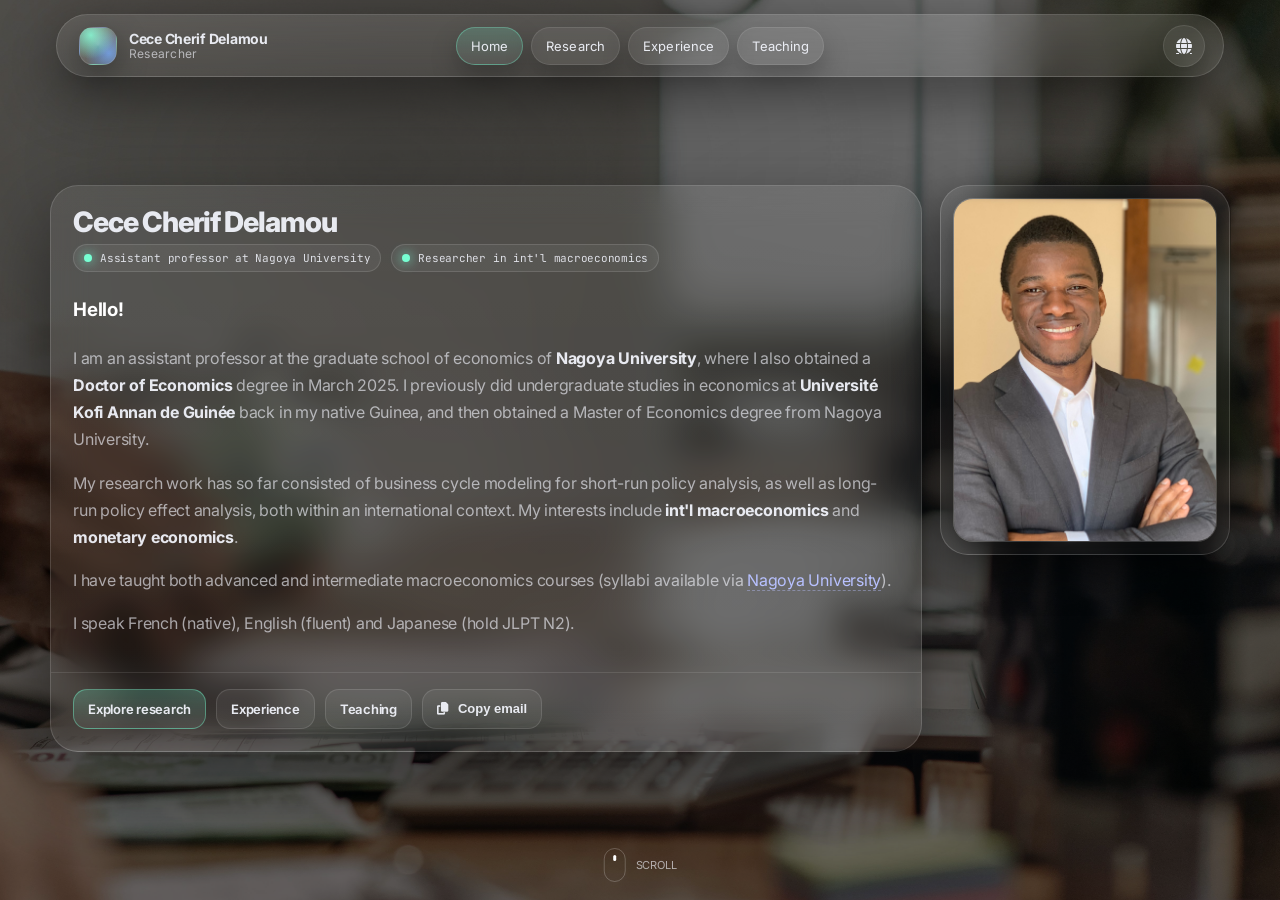
<file: index.html>
<!DOCTYPE html>
<html lang="en">
<head>
  <meta charset="utf-8" />
  <meta name="viewport" content="width=device-width,initial-scale=1,viewport-fit=cover" />
  <meta name="color-scheme" content="dark" />
  <title>Cece Cherif Delamou</title>

  <link rel="preconnect" href="https://fonts.googleapis.com" />
  <link rel="preconnect" href="https://fonts.gstatic.com" crossorigin />
  <link href="https://fonts.googleapis.com/css2?family=Inter:wght@300..900&family=JetBrains+Mono:wght@300..800&display=swap" rel="stylesheet">
  <link rel="stylesheet" href="https://cdnjs.cloudflare.com/ajax/libs/font-awesome/6.5.0/css/all.min.css" referrerpolicy="no-referrer" />

  <link rel="stylesheet" href="styles.css">
</head>

<body>
  <div class="vignette" aria-hidden="true"></div>

  <div id="toast" class="toast">
    <i class="fa-solid fa-circle-check"></i>
    <span id="toastMsg">Email copied to clipboard!</span>
  </div>

  <div class="chrome" role="navigation">
    <div class="bar" id="topBar">
      <div class="brand">
        <div class="monogram"></div>
        <div class="who">
          <b>Cece Cherif Delamou</b>
          <span>Researcher</span>
        </div>
      </div>
      <div class="nav">
        <a class="pill active" href="#home" data-goto="home">Home</a>
        <a class="pill" href="#research" data-goto="research">Research</a>
        <a class="pill" href="#experience" data-goto="experience">Experience</a>
        <a class="pill" href="#teaching" data-goto="teaching">Teaching</a>
      </div>
      <div class="actions">
        <a class="iconBtn" href="https://cecedelamou.github.io" target="_blank"><i class="fa-solid fa-globe"></i></a>
      </div>
    </div>
  </div>

  <div class="hint">
    <div class="mouse"></div>
    <div>Scroll</div>
  </div>

  <main class="shell" id="shell">
    <section id="home" data-section="home">
      <div class="wrap">
        <article class="heroCard">
          <div class="heroTop">
            <div class="heroMeta">
              <h1 class="name">Cece Cherif Delamou</h1>
              <div class="titleLine">
                <span class="tag"><span class="dot"></span>Assistant professor at Nagoya University</span>
                <span class="tag"><span class="dot"></span>Researcher in int'l macroeconomics</span>
              </div>
            </div>
          </div>
          <div class="heroBody">
            <h3 style="margin-top: 0; color: white;">Hello!</h3>
            <p>
              I am an assistant professor at the graduate school of economics of <b>Nagoya University</b>, where I also obtained a <b>Doctor of Economics</b> degree in March 2025. 
              I previously did undergraduate studies in economics at <b>Université Kofi Annan de Guinée</b> back in my native Guinea, 
              and then obtained a Master of Economics degree from Nagoya University.
            </p>
            <p>
              My research work has so far consisted of business cycle modeling for short-run policy analysis, as well as long-run policy effect analysis, 
              both within an international context. My interests include <b>int'l macroeconomics</b> and <b>monetary economics</b>.
            </p>
            <p>
              I have taught both advanced and intermediate macroeconomics courses 
              (syllabi available via <a href="https://syllabus.adm.nagoya-u.ac.jp" target="_blank">Nagoya University</a>).
            </p>
            <p>
              I speak French (native), English (fluent) and Japanese (hold JLPT N2).
            </p>
          </div>
          <div class="heroFooter">
            <a class="cta primary" href="#research" data-jump="research">Explore research</a>
            <a class="cta" href="#experience" data-jump="experience">Experience</a>
            <a class="cta" href="#teaching" data-jump="teaching">Teaching</a>
            <button class="cta" id="copyEmail"><i class="fa-solid fa-copy"></i> Copy email</button>
          </div>
        </article>

        <aside class="side">
          <div class="panel" style="padding: 12px; overflow: hidden;">
            <div style="width: 100%; border-radius: 20px; overflow: hidden; border: 1px solid rgba(255,255,255,.15); box-shadow: var(--shadow2);">
              <img src="cecc.jpg" alt="Portrait" style="width: 100%; display: block; object-fit: cover; ">
            </div>
          </div>
        </aside>
      </div>
    </section>

    <section id="research" data-section="research">
      <div class="wrap">
        <article class="sectionCard">
          <div class="sectionHead"><h2>Peer-Reviewed Publications</h2><span class="chip">Research</span></div>
          <div class="sectionBody">
            <div class="grid2">
              <div class="pub">
                <div class="t">Fiscal stabilization in resource-rich developing economies amid a resource revenues downturn: A New-Keynesian analysis</div>
                <div class="m">Resources Policy, 111, 105795, 2025</div>
                <a href="https://doi.org/10.1016/j.resourpol.2025.105795" target="_blank">doi.org/10.1016/j.resourpol.2025.105795</a>
              </div>
              <div class="pub">
                <div class="t">Curing the Dutch disease: The role of tariffs</div>
                <div class="m">Journal of Government and Economics, 18, 100147, 2025</div>
                <a href="https://doi.org/10.1016/j.jge.2025.100147" target="_blank">doi.org/10.1016/j.jge.2025.100147</a>
              </div>
              <div class="pub">
                <div class="t">Fiscal shocks in a two-asset RBC model: A simulation of the Guinean economy</div>
                <div class="m">Studies in Applied Economics, 16-17, 15-36, 2023</div>
              </div>
            </div>
          </div>
        </article>
      </div>
    </section>

    <section id="experience" data-section="experience">
      <div class="wrap">
        <article class="sectionCard">
          <div class="sectionHead"><h2>Professional Timeline</h2><span class="chip">Experience</span></div>
          <div class="sectionBody">
            <div class="timeline">
              <div class="event">
                <div class="when">Apr 2026 - Present</div>
                <div class="what"><b>Assistant Professor</b>, Nagoya University<p>Research and teaching.</p></div>
              </div>
              <div class="event">
                <div class="when">Apr 2025 – Mar 2026</div>
                <div class="what"><b>Postdoctoral Researcher</b>, Nagoya University<p>Research and teaching.</p></div>
              </div>
              <div class="event">
                <div class="when">Aug – Sep 2023</div>
                <div class="what"><b>Internship</b>, MTEC (MUFG Financial Group), Tokyo<p>Worked on a forex probability model and analyzed the USD/JPY exchange rate using a multimillion-row dataset.</p></div>
              </div>
            </div>
          </div>
        </article>
      </div>
    </section>

    <section id="teaching" data-section="teaching">
      <div class="wrap">
        <article class="sectionCard">
          <div class="sectionHead"><h2>Teaching</h2><span class="chip">Academic Courses</span></div>
          <div class="sectionBody">
            <div class="timeline">
              <div class="event teaching">
                <div class="when">AY 2026 · Spring</div>
                <div class="what">
                  <b>Advanced Macroeconomics I</b>
                  <p>Graduate-level course for developing fundamental research skills in macroeconomics.</p>
                  <a href="https://syllabus.adm.nagoya-u.ac.jp/affiliation_selection_2026.html" target="_blank" class="cta" style="margin-top:12px; padding: 6px 12px; font-size: 11px;">View Syllabus</a>
                </div>
              </div>
              <div class="event teaching">
                <div class="when">AY 2026 · Spring</div>
                <div class="what">
                  <b>Macroeconomics II</b>
                  <p>Intermediate course in macroeconomics.</p>
                  <a href="https://syllabus.adm.nagoya-u.ac.jp/affiliation_selection_2026.html" target="_blank" class="cta" style="margin-top:12px; padding: 6px 12px; font-size: 11px;">View Syllabus</a>
                </div>
              </div>
              <div class="event teaching">
                <div class="when">AY 2025 · Spring</div>
                <div class="what">
                  <b>Advanced Macroeconomics I</b>
                  <p>Graduate-level course for developing fundamental research skills in macroeconomics.</p>
                  <a href="https://syllabus.adm.nagoya-u.ac.jp/affiliation_selection_2025.html" target="_blank" class="cta" style="margin-top:12px; padding: 6px 12px; font-size: 11px;">View Syllabus</a>
                </div>
              </div>
            </div>
          </div>
        </article>
      </div>
    </section>
  </main>

  <div class="modal" id="modal">
    <div class="cmd">
      <div class="cmdTop"><input id="cmdInput" placeholder="Type a command..." /></div>
      <div class="cmdList" id="cmdList"></div>
    </div>
  </div>

  <script src="script.js"></script>
</body>
</html>
</file>
<file: styles.css>
:root{
      --bg: #070811;
      --ink: rgba(245,247,255,.92);
      --muted: rgba(245,247,255,.62);
      --faint: rgba(245,247,255,.42);
      --glass: rgba(255,255,255,.06);
      --glass2: rgba(255,255,255,.10);
      --stroke: rgba(255,255,255,.12);
      --a1: #77ffd3;
      --a2: #6ea8ff;
      --a3: #c07bff;
      --a4: #ffd479;
      --shadow: 0 30px 80px rgba(0,0,0,.45);
      --shadow2: 0 12px 40px rgba(0,0,0,.55);
      --r: 20px;
      --r2: 28px;
      --ease: cubic-bezier(.16,1,.3,1);
      --ease2: cubic-bezier(.2,.9,.2,1);
      --dur: 800ms;
      --max: 1180px;
      --pad: clamp(18px, 2.2vw, 28px);
      --h: clamp(52px, 7vh, 76px);
    }

    *{ box-sizing:border-box; }
    html,body{ height:100%; }
    html{ background: var(--bg); scroll-behavior:smooth; }
    body{
      margin:0;
      font-family: Inter, system-ui, -apple-system, Segoe UI, Roboto, Arial;
      color: var(--ink);
      overflow:hidden;
      -webkit-font-smoothing: antialiased;
      -moz-osx-font-smoothing: grayscale;
      letter-spacing: -0.015em;
    }

    body::before{
      content:"";
      position: fixed;
      inset: 0;
      z-index: 0;
      background: url("mybg.jpg") center center / cover no-repeat;
      transform: translateZ(0);
    }

    body::after{
      content:"";
      position: fixed;
      inset: 0;
      z-index: 1;
      background:
        radial-gradient(1200px 700px at 30% 18%, rgba(0,0,0,.20), transparent 60%),
        radial-gradient(900px 700px at 78% 55%, rgba(0,0,0,.20), transparent 60%),
        linear-gradient(180deg, rgba(0,0,0,.55), rgba(0,0,0,.55));
      pointer-events:none;
    }

    .vignette{
      position:fixed;
      inset:0;
      z-index:1;
      pointer-events:none;
      background:
        radial-gradient(1200px 700px at 30% 18%, rgba(120,255,220,.12), transparent 55%),
        radial-gradient(900px 700px at 78% 55%, rgba(110,168,255,.10), transparent 55%),
        radial-gradient(900px 700px at 55% 80%, rgba(192,123,255,.08), transparent 55%),
        radial-gradient(1000px 800px at 50% 50%, transparent 50%, rgba(0,0,0,.55) 100%);
      mix-blend-mode: screen;
      opacity:.85;
    }

    .chrome{
      position: fixed;
      top: env(safe-area-inset-top);
      left: 0; right: 0;
      z-index: 50;
      padding: 14px var(--pad);
      display:flex;
      justify-content:center;
      pointer-events:none;
    }
    .chrome .bar{
      width: min(var(--max), calc(100% - 2*var(--pad)));
      height: var(--h);
      border-radius: 999px;
      background: linear-gradient(180deg, rgba(255,255,255,.10), rgba(255,255,255,.05));
      border: 1px solid rgba(255,255,255,.14);
      backdrop-filter: blur(18px);
      -webkit-backdrop-filter: blur(18px);
      box-shadow: 0 18px 60px rgba(0,0,0,.45);
      display:flex;
      align-items:center;
      justify-content:space-between;
      padding: 10px 12px;
      pointer-events:auto;
      transform: translateY(-10px);
      opacity:0;
      transition: transform var(--dur) var(--ease), opacity var(--dur) var(--ease);
    }
    body.ready .chrome .bar{ transform: translateY(0); opacity:1; }

    .brand{ display:flex; align-items:center; gap: 12px; padding-left: 10px; min-width: 220px; }
    .monogram{
      width: 38px; height: 38px;
      border-radius: 14px;
      background:
        radial-gradient(120% 120% at 30% 20%, rgba(119,255,211,.85), transparent 55%),
        radial-gradient(120% 120% at 80% 70%, rgba(110,168,255,.75), transparent 55%),
        rgba(255,255,255,.08);
      border: 1px solid rgba(255,255,255,.14);
      box-shadow: 0 10px 30px rgba(0,0,0,.35);
      position:relative;
      overflow:hidden;
    }
    .monogram:after{
      content:"";
      position:absolute; inset:-40%;
      background: conic-gradient(from 180deg, rgba(255,255,255,.0), rgba(255,255,255,.35), rgba(255,255,255,.0));
      transform: rotate(0deg);
      opacity:.45;
      animation: spin 6s linear infinite;
    }
    @keyframes spin{ to{ transform: rotate(360deg); } }

    .brand .who{ display:flex; flex-direction:column; line-height:1.1; }
    .brand .who b{ font-size: 14px; letter-spacing: -0.02em; }
    .brand .who span{ font-size: 12px; color: var(--muted); letter-spacing: .02em; }

    .nav{ display:flex; gap: 8px; align-items:center; justify-content:center; flex:1; }
    .pill{
      --p: rgba(255,255,255,.06);
      position:relative;
      display:inline-flex;
      align-items:center;
      gap: 10px;
      padding: 10px 14px;
      border-radius: 999px;
      background: var(--p);
      border: 1px solid rgba(255,255,255,.10);
      color: var(--ink);
      text-decoration:none;
      font-size: 13px;
      letter-spacing: .01em;
      user-select:none;
      transition: transform 260ms var(--ease), background 260ms var(--ease), border-color 260ms var(--ease), box-shadow 260ms var(--ease);
      box-shadow: 0 12px 26px rgba(0,0,0,.25);
      overflow:hidden;
      cursor:pointer;
    }
    .pill:before{
      content:"";
      position:absolute;
      inset:-1px;
      background: radial-gradient(400px 120px at var(--mx, 50%) var(--my, 50%), rgba(255,255,255,.16), transparent 45%);
      opacity:0;
      transition: opacity 260ms var(--ease);
      pointer-events:none;
    }
    .pill:hover{ transform: translateY(-2px); border-color: rgba(255,255,255,.18); box-shadow: 0 18px 40px rgba(0,0,0,.35); }
    .pill:hover:before{ opacity:1; }
    .pill.active{ background: linear-gradient(180deg, rgba(119,255,211,.18), rgba(255,255,255,.06)); border-color: rgba(119,255,211,.35); }

    .actions{ display:flex; gap: 8px; align-items:center; justify-content:flex-end; min-width: 220px; padding-right: 6px; }
    .iconBtn{
      width: 42px; height: 42px; border-radius: 999px;
      display:grid; place-items:center; background: rgba(255,255,255,.06);
      border: 1px solid rgba(255,255,255,.10); color: var(--ink); cursor:pointer;
      transition: transform 260ms var(--ease), border-color 260ms var(--ease), background 260ms var(--ease);
      box-shadow: 0 12px 26px rgba(0,0,0,.25);
    }

    .shell{
      position:relative; z-index: 10; height:100dvh; width:100%;
      overflow:auto; 
      /* Removed scroll-snap-type for continuous scrolling */
      scroll-padding-top: calc(var(--h) + 28px);
    }
    .shell::-webkit-scrollbar{ width: 10px; }
    .shell::-webkit-scrollbar-thumb{ background: rgba(255,255,255,.10); border-radius: 999px; }

    section{
      min-height: 100dvh; 
      /* Removed scroll-snap-align for continuous scrolling */
      display:flex; align-items:center; justify-content:center;
      padding: calc(var(--h) + 34px) var(--pad) 60px;
      position:relative;
    }

    .wrap{ 
      width: min(var(--max), 100%); 
      display:grid; 
      gap: 18px; 
      grid-template-columns: 1.5fr 0.5fr; 
      align-items:start; 
    }

    .heroCard{
      border-radius: var(--r2); background: linear-gradient(180deg, rgba(255,255,255,.08), rgba(255,255,255,.04));
      border: 1px solid rgba(255,255,255,.14); backdrop-filter: blur(18px); -webkit-backdrop-filter: blur(18px);
      box-shadow: var(--shadow); overflow:hidden; position:relative;
      transform: translateY(18px); opacity:0; transition: transform var(--dur) var(--ease), opacity var(--dur) var(--ease);
    }
    body.ready .heroCard{ transform: translateY(0); opacity:1; }

    .heroTop{ display:flex; gap: 18px; padding: 22px; align-items:center; }
    .heroMeta{ display:flex; flex-direction:column; gap: 6px; min-width:0; }
    .name{ font-size: clamp(24px, 2.2vw, 34px); font-weight: 820; letter-spacing: -0.04em; margin:0; line-height: 1.06; }
    .titleLine{ display:flex; flex-wrap:wrap; gap: 10px; align-items:center; color: var(--muted); font-size: 14px; }
    .tag{
      font-family: "JetBrains Mono", monospace; font-size: 11px; padding: 6px 10px;
      border-radius: 999px; color: rgba(245,247,255,.85); background: rgba(255,255,255,.06);
      border: 1px solid rgba(255,255,255,.12); display:inline-flex; gap: 8px; align-items:center;
    }
    .tag .dot{ width: 8px; height: 8px; border-radius: 99px; background: var(--a1); box-shadow: 0 0 12px var(--a1); }

    .heroBody{ padding: 0 22px 18px; color: var(--muted); font-size: clamp(14px, 1.25vw, 16px); line-height: 1.7; }
    .heroBody b{ color: rgba(245,247,255,.92); font-weight: 720; }
    .heroBody a{ color: #b8c1ff; text-decoration:none; border-bottom: 1px dashed rgba(184,193,255,.4); }

    .heroFooter{ padding: 16px 22px 22px; display:flex; gap: 10px; flex-wrap:wrap; border-top: 1px solid rgba(255,255,255,.10); }
    .cta{
      position:relative; display:inline-flex; align-items:center; gap: 10px; padding: 11px 14px;
      border-radius: 14px; background: rgba(255,255,255,.06); border: 1px solid rgba(255,255,255,.12);
      color: var(--ink); text-decoration:none; font-weight: 640; font-size: 13px; cursor:pointer;
      transition: all 260ms var(--ease);
    }
    .cta:hover { background: rgba(255,255,255,0.12); border-color: rgba(255,255,255,0.25); transform: translateY(-2px); }
    .cta.primary{ background: linear-gradient(180deg, rgba(119,255,211,.22), rgba(255,255,255,.06)); border-color: rgba(119,255,211,.40); }

    .side{ display:flex; flex-direction:column; gap: 14px; }
    .panel{
      border-radius: var(--r2); background: linear-gradient(180deg, rgba(255,255,255,.07), rgba(255,255,255,.035));
      border: 1px solid rgba(255,255,255,.12); backdrop-filter: blur(18px); box-shadow: var(--shadow2);
      transform: translateY(22px); opacity:0; transition: transform var(--dur) var(--ease), opacity var(--dur) var(--ease);
    }
    body.ready .panel{ transform: translateY(0); opacity:1; }

    .sectionCard{
      grid-column: 1 / -1; border-radius: var(--r2); background: linear-gradient(180deg, rgba(255,255,255,.08), rgba(255,255,255,.04));
      border: 1px solid rgba(255,255,255,.12); backdrop-filter: blur(18px); box-shadow: var(--shadow);
      transform: translateY(26px); opacity:0; transition: transform var(--dur) var(--ease), opacity var(--dur) var(--ease);
    }
    section.inView .sectionCard{ transform: translateY(0); opacity:1; }
    .sectionHead{ padding: 18px 20px; border-bottom: 1px solid rgba(255,255,255,.10); display:flex; justify-content:space-between; align-items:center; }
    .sectionHead h2{ margin:0; font-size: 16px; letter-spacing: .02em; }
    .chip{ font-family:"JetBrains Mono", monospace; font-size: 10px; padding: 4px 8px; border-radius: 999px; background: rgba(255,255,255,.06); border: 1px solid rgba(255,255,255,.12); }
    .sectionBody{ padding: 18px 20px 22px; color: var(--muted); line-height: 1.75; font-size: 15px; }

    .grid2{ display:grid; grid-template-columns: 1fr 1fr; gap: 14px; margin-top: 12px; }
    .pub{
      padding: 16px; border-radius: 18px; background: rgba(255,255,255,.04); border: 1px solid rgba(255,255,255,.10);
      transition: all 260ms var(--ease); position:relative;
    }
    .pub:hover{ transform: translateY(-2px); border-color: var(--a1); background: rgba(255,255,255,.06); }
    .pub .t{ font-weight: 720; color: rgba(245,247,255,.92); margin-bottom: 6px; font-size: 14px; }
    .pub .m{ font-size: 12px; color: var(--a1); margin-bottom: 8px; font-family: "JetBrains Mono", monospace; }
    .pub a{ font-size: 12px; color: #b8c1ff; text-decoration:none; border-bottom: 1px dashed rgba(184,193,255,.4); }

    .timeline{ display:grid; gap: 12px; margin-top: 12px; }
    .event{
      display:grid; grid-template-columns: 140px 1fr; gap: 12px; padding: 16px;
      border-radius: 18px; background: rgba(255,255,255,.04); border: 1px solid rgba(255,255,255,.10);
      transition: all 260ms var(--ease);
    }
    .event:hover{ border-color: var(--a3); background: rgba(255,255,255,.06); }
    .event.teaching:hover{ border-color: var(--a2); }
    .when{ font-family:"JetBrains Mono", monospace; font-size: 11px; color: var(--muted); }
    .what b{ color: rgba(245,247,255,.92); font-weight: 760; font-size: 14px; }
    .what p{ margin: 6px 0 0; color: var(--muted); font-size: 13px; line-height: 1.6; }

    .hint{ position:fixed; left: 50%; bottom: 18px; transform: translateX(-50%); z-index: 40; pointer-events:none; opacity: 0; transition: opacity 600ms; display:flex; gap: 10px; align-items:center; color: var(--muted); font-size: 11px; text-transform: uppercase; }
    body.ready .hint{ opacity:1; }
    .mouse{ width: 22px; height: 34px; border-radius: 999px; border: 1px solid rgba(255,255,255,.22); position:relative; }
    .mouse:after{ content:""; position:absolute; top: 6px; left: 50%; width: 3px; height: 6px; border-radius: 999px; transform: translateX(-50%); background: white; animation: wheel 1.6s infinite; }
    @keyframes wheel{ 0%{ transform: translate(-50%, 0); opacity: 0; } 15%{ opacity: 1; } 70%{ transform: translate(-50%, 12px); opacity: 0; } 100%{ opacity: 0; } }

    .modal{ position:fixed; inset:0; z-index: 100; display:none; place-items:center; padding: 24px; background: rgba(0,0,0,.55); backdrop-filter: blur(10px); }
    .modal.open{ display:grid; }
    .cmd{ width:min(600px, 100%); border-radius: 26px; background: #12131e; border: 1px solid rgba(255,255,255,.14); box-shadow: 0 40px 120px rgba(0,0,0,.55); overflow:hidden; }
    .cmdTop{ padding: 16px; border-bottom: 1px solid rgba(255,255,255,.10); display:flex; align-items:center; gap: 12px; }
    .cmdTop input{ width:100%; background: transparent; border:none; color: white; outline:none; font-size: 15px; }
    .cmdList{ padding: 8px; max-height: 400px; overflow:auto; }

    /* --- TOAST NOTIFICATION STYLING --- */
    .toast {
      position: fixed;
      bottom: 30px;
      left: 50%;
      transform: translateX(-50%) translateY(20px);
      z-index: 200;
      padding: 12px 20px;
      border-radius: 16px;
      background: linear-gradient(180deg, rgba(255,255,255,0.12), rgba(255,255,255,0.06));
      border: 1px solid rgba(119, 255, 211, 0.3); /* Subtle mint border */
      backdrop-filter: blur(20px);
      -webkit-backdrop-filter: blur(20px);
      box-shadow: 0 20px 50px rgba(0,0,0,0.5);
      display: flex;
      align-items: center;
      gap: 12px;
      color: white;
      font-size: 14px;
      font-weight: 500;
      opacity: 0;
      pointer-events: none;
      transition: transform 0.5s var(--ease), opacity 0.4s var(--ease);
    }
    .toast.show {
      opacity: 1;
      transform: translateX(-50%) translateY(0);
      pointer-events: auto;
    }
    .toast i { color: var(--a1); font-size: 16px; }

    @media (max-width: 980px){ .wrap{ grid-template-columns: 1fr; } .nav{ display:none; } }
    @media (max-width: 520px){ .heroTop{ flex-direction:column; align-items:flex-start; } .grid2, .event{ grid-template-columns: 1fr; } }
</file>
